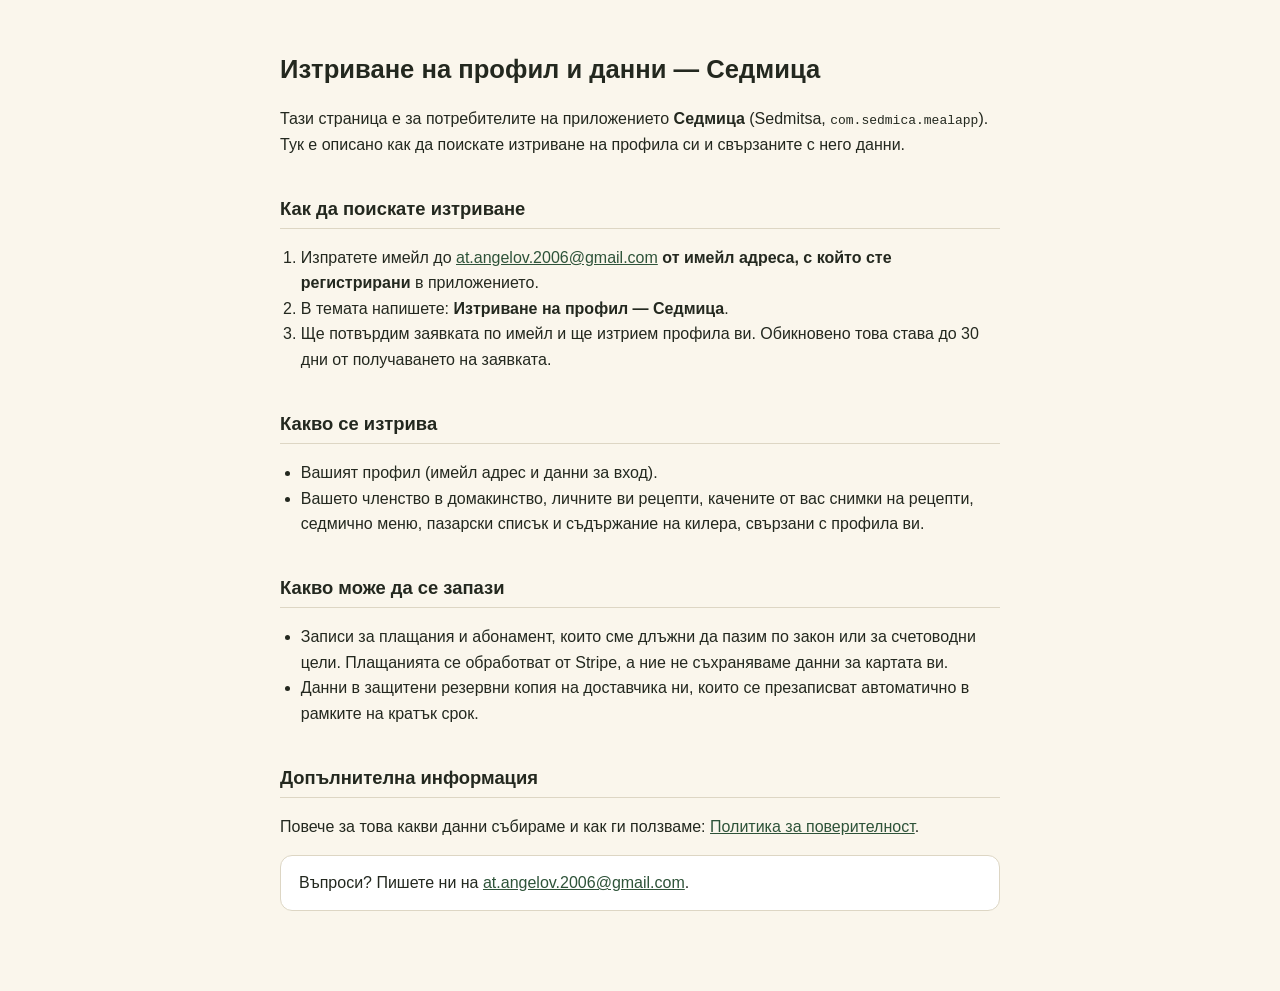
<file: docs/delete-account.html>
<!DOCTYPE html>
<html lang="bg">
<head>
<meta charset="utf-8" />
<meta name="viewport" content="width=device-width, initial-scale=1.0" />
<title>Седмица — Изтриване на профил и данни</title>
<style>
  body { font-family: -apple-system, "Segoe UI", Inter, sans-serif; max-width: 720px; margin: 0 auto; padding: 32px 20px 64px; line-height: 1.6; color: #23281f; background: #FAF6EC; }
  h1 { font-size: 1.6em; margin-bottom: 4px; }
  h2 { font-size: 1.15em; margin-top: 2em; border-bottom: 1px solid #ddd6c4; padding-bottom: 4px; }
  ol, ul { padding-left: 1.3em; }
  a { color: #2E5339; }
  .box { background: #fff; border: 1px solid #ddd6c4; border-radius: 12px; padding: 14px 18px; }
</style>
</head>
<body>
<h1>Изтриване на профил и данни — Седмица</h1>
<p>Тази страница е за потребителите на приложението <strong>Седмица</strong> (Sedmitsa, <code>com.sedmica.mealapp</code>). Тук е описано как да поискате изтриване на профила си и свързаните с него данни.</p>

<h2>Как да поискате изтриване</h2>
<ol>
  <li>Изпратете имейл до <a href="mailto:at.angelov.2006@gmail.com?subject=Изтриване%20на%20профил%20-%20Седмица">at.angelov.2006@gmail.com</a> <strong>от имейл адреса, с който сте регистрирани</strong> в приложението.</li>
  <li>В темата напишете: <strong>Изтриване на профил — Седмица</strong>.</li>
  <li>Ще потвърдим заявката по имейл и ще изтрием профила ви. Обикновено това става до 30 дни от получаването на заявката.</li>
</ol>

<h2>Какво се изтрива</h2>
<ul>
  <li>Вашият профил (имейл адрес и данни за вход).</li>
  <li>Вашето членство в домакинство, личните ви рецепти, качените от вас снимки на рецепти, седмично меню, пазарски списък и съдържание на килера, свързани с профила ви.</li>
</ul>

<h2>Какво може да се запази</h2>
<ul>
  <li>Записи за плащания и абонамент, които сме длъжни да пазим по закон или за счетоводни цели. Плащанията се обработват от Stripe, а ние не съхраняваме данни за картата ви.</li>
  <li>Данни в защитени резервни копия на доставчика ни, които се презаписват автоматично в рамките на кратък срок.</li>
</ul>

<h2>Допълнителна информация</h2>
<p>Повече за това какви данни събираме и как ги ползваме: <a href="privacy.html">Политика за поверителност</a>.</p>
<p class="box">Въпроси? Пишете ни на <a href="mailto:at.angelov.2006@gmail.com">at.angelov.2006@gmail.com</a>.</p>
</body>
</html>
</file>
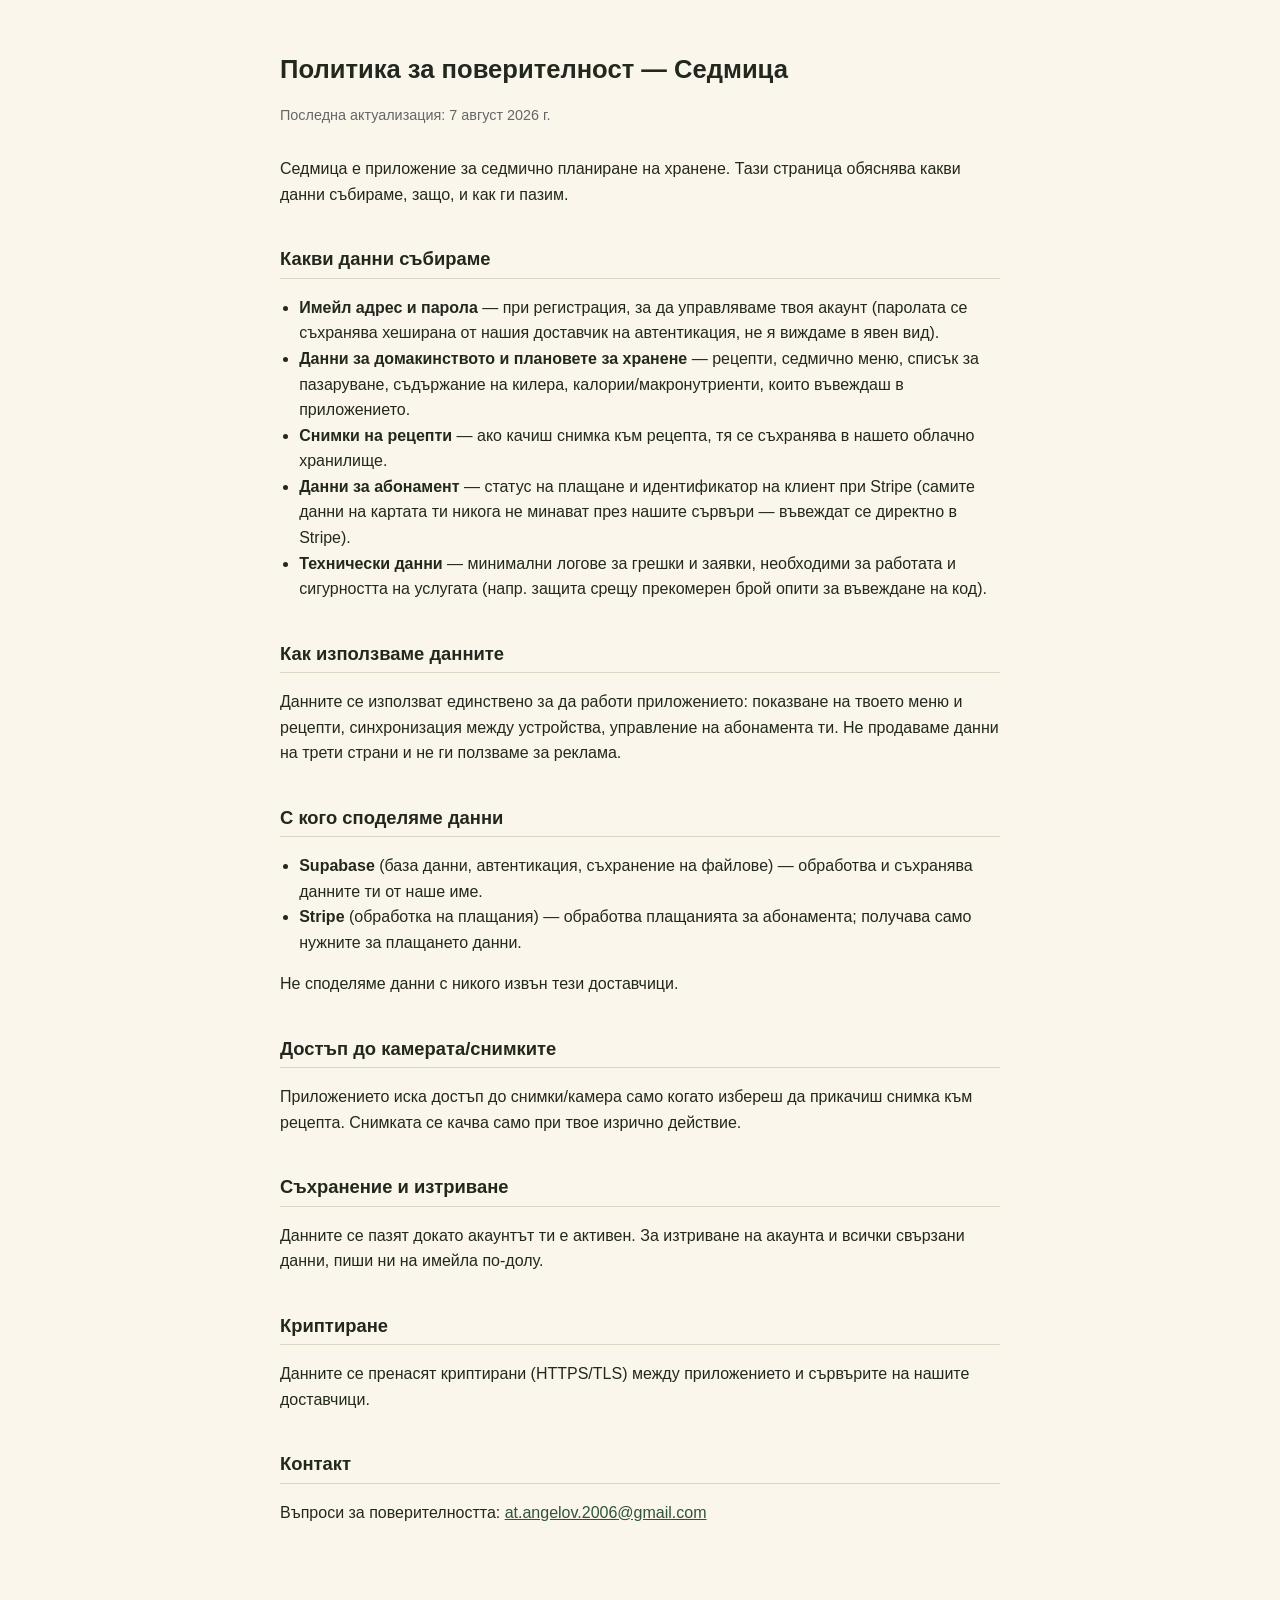
<file: docs/privacy.html>
<!DOCTYPE html>
<html lang="bg">
<head>
<meta charset="utf-8" />
<meta name="viewport" content="width=device-width, initial-scale=1.0" />
<title>Седмица — Политика за поверителност</title>
<style>
  body { font-family: -apple-system, "Segoe UI", Inter, sans-serif; max-width: 720px; margin: 0 auto; padding: 32px 20px 64px; line-height: 1.6; color: #23281f; background: #FAF6EC; }
  h1 { font-size: 1.6em; margin-bottom: 4px; }
  h2 { font-size: 1.15em; margin-top: 2em; border-bottom: 1px solid #ddd6c4; padding-bottom: 4px; }
  .updated { color: #666; font-size: 0.9em; margin-bottom: 2em; }
  ul { padding-left: 1.2em; }
  a { color: #2E5339; }
</style>
</head>
<body>
<h1>Политика за поверителност — Седмица</h1>
<p class="updated">Последна актуализация: 7 август 2026 г.</p>

<p>Седмица е приложение за седмично планиране на хранене. Тази страница обяснява какви данни събираме, защо, и как ги пазим.</p>

<h2>Какви данни събираме</h2>
<ul>
  <li><strong>Имейл адрес и парола</strong> — при регистрация, за да управляваме твоя акаунт (паролата се съхранява хеширана от нашия доставчик на автентикация, не я виждаме в явен вид).</li>
  <li><strong>Данни за домакинството и плановете за хранене</strong> — рецепти, седмично меню, списък за пазаруване, съдържание на килера, калории/макронутриенти, които въвеждаш в приложението.</li>
  <li><strong>Снимки на рецепти</strong> — ако качиш снимка към рецепта, тя се съхранява в нашето облачно хранилище.</li>
  <li><strong>Данни за абонамент</strong> — статус на плащане и идентификатор на клиент при Stripe (самите данни на картата ти никога не минават през нашите сървъри — въвеждат се директно в Stripe).</li>
  <li><strong>Технически данни</strong> — минимални логове за грешки и заявки, необходими за работата и сигурността на услугата (напр. защита срещу прекомерен брой опити за въвеждане на код).</li>
</ul>

<h2>Как използваме данните</h2>
<p>Данните се използват единствено за да работи приложението: показване на твоето меню и рецепти, синхронизация между устройства, управление на абонамента ти. Не продаваме данни на трети страни и не ги ползваме за реклама.</p>

<h2>С кого споделяме данни</h2>
<ul>
  <li><strong>Supabase</strong> (база данни, автентикация, съхранение на файлове) — обработва и съхранява данните ти от наше име.</li>
  <li><strong>Stripe</strong> (обработка на плащания) — обработва плащанията за абонамента; получава само нужните за плащането данни.</li>
</ul>
<p>Не споделяме данни с никого извън тези доставчици.</p>

<h2>Достъп до камерата/снимките</h2>
<p>Приложението иска достъп до снимки/камера само когато избереш да прикачиш снимка към рецепта. Снимката се качва само при твое изрично действие.</p>

<h2>Съхранение и изтриване</h2>
<p>Данните се пазят докато акаунтът ти е активен. За изтриване на акаунта и всички свързани данни, пиши ни на имейла по-долу.</p>

<h2>Криптиране</h2>
<p>Данните се пренасят криптирани (HTTPS/TLS) между приложението и сървърите на нашите доставчици.</p>

<h2>Контакт</h2>
<p>Въпроси за поверителността: <a href="mailto:at.angelov.2006@gmail.com">at.angelov.2006@gmail.com</a></p>

</body>
</html>
</file>
